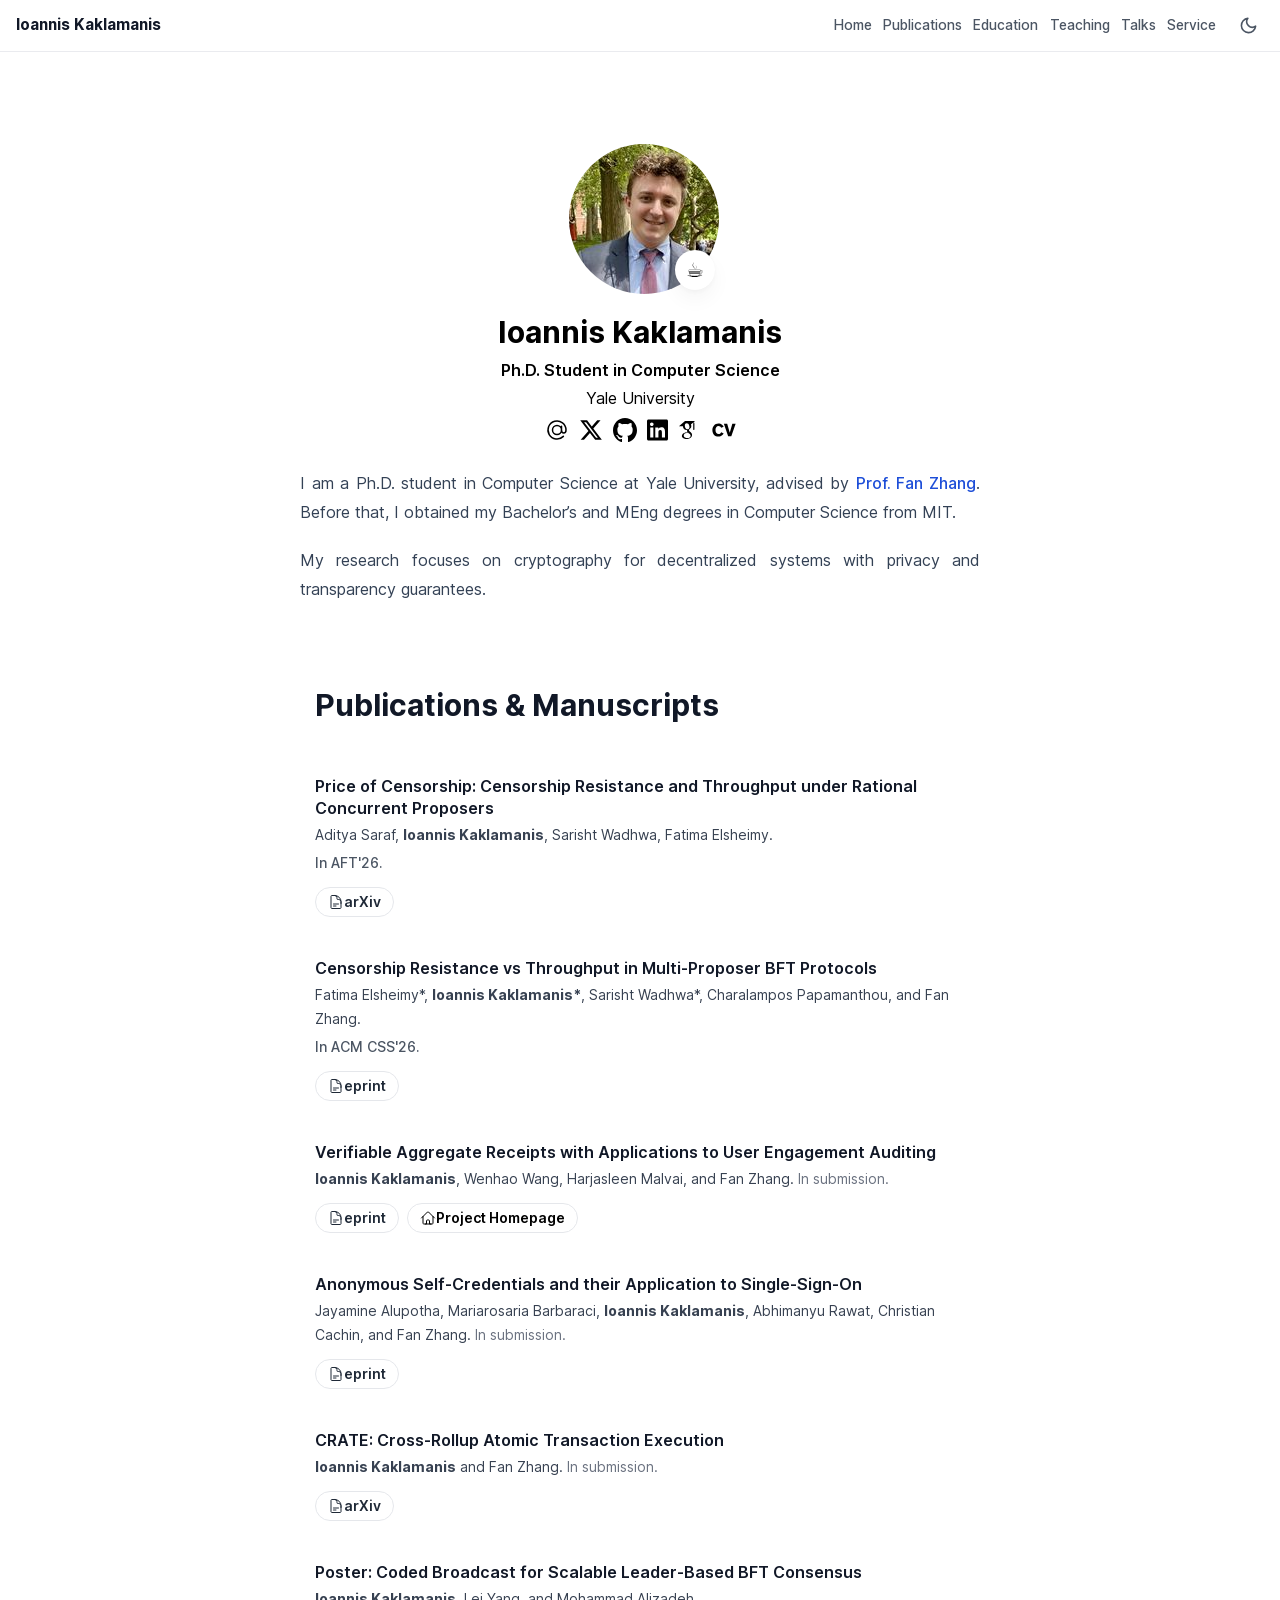
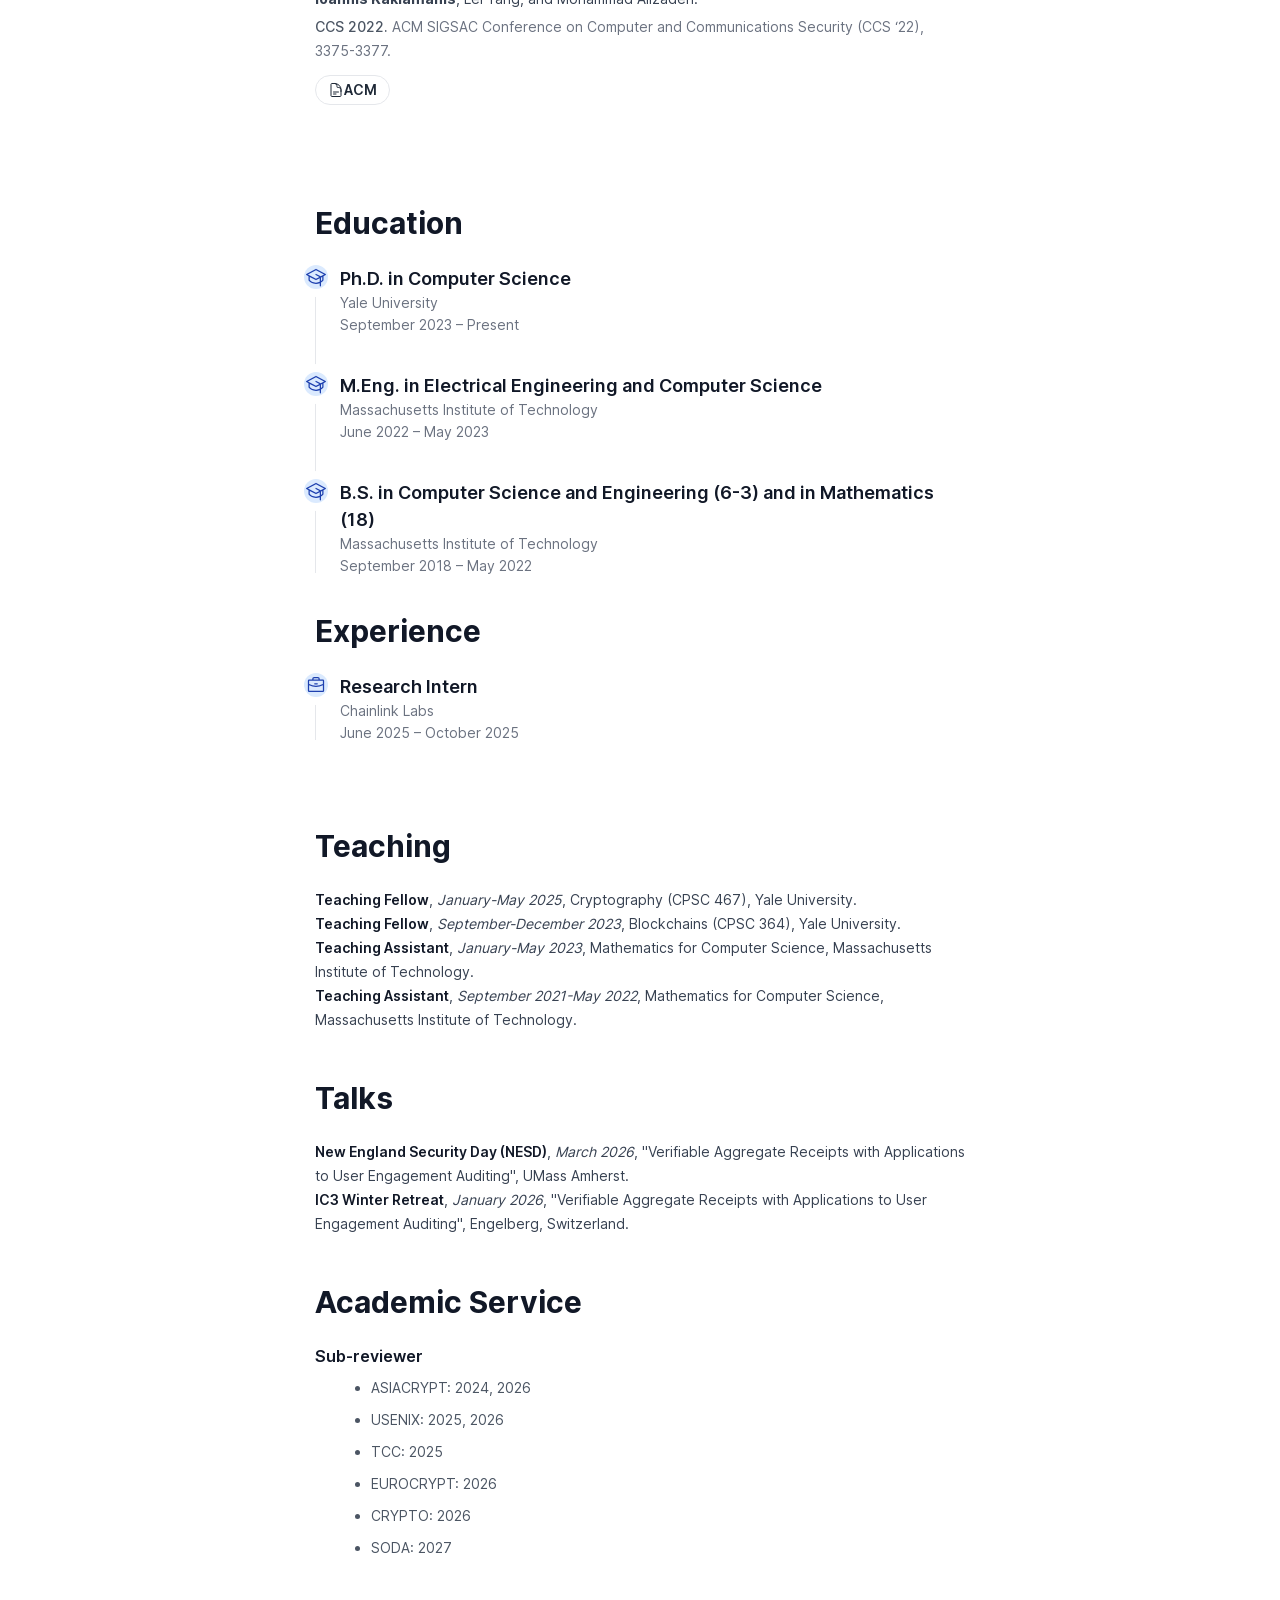
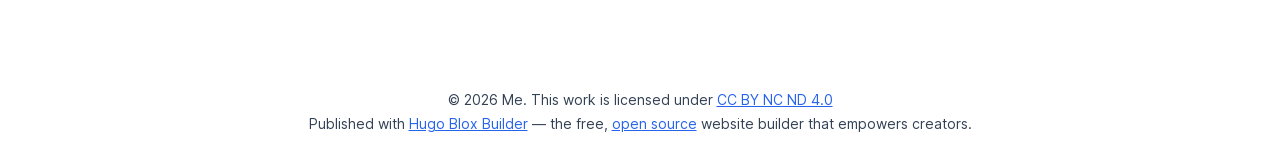
<file: index.html>
<!doctype html>
<!-- This site was created with Hugo Blox. https://hugoblox.com -->
<!-- Last Published: September 3, 2026 --><html lang="en" dir="ltr"
      data-wc-theme-default="system">
  
<head>
  <meta charset="utf-8" />
  <meta name="viewport" content="width=device-width, initial-scale=1" />
  <meta http-equiv="X-UA-Compatible" content="IE=edge" />
  <meta name="generator" content="Hugo Blox Builder 0.3.1" />

  
  












  
  
  
  
  
    
    
    
  
  

  <meta name="author" content="Ioannis Kaklamanis" />

  
  
  
    
  
  <meta name="description" content="A highly-customizable Hugo résumé theme powered by Hugo Blox Builder." />

  
  <link rel="alternate" hreflang="en" href="https://ikaklamanis.com/" />

  
  
  
  
    
    <link rel="stylesheet" href="/css/themes/blue.min.css" />
  

  
  
    
    <link href="/dist/wc.min.css" rel="stylesheet" />
  

  
  
  

  
    
    <link href="/css/custom.min.c8baf6b376a86b7909a95ecd8b47729d1d280d3a18037d2e778bbcdab34c161c.css" rel="stylesheet" />
  

  <script>
     
    window.hbb = {
       defaultTheme: document.documentElement.dataset.wcThemeDefault,
       setDarkTheme: () => {
        document.documentElement.classList.add("dark");
        document.documentElement.style.colorScheme = "dark";
      },
       setLightTheme: () => {
        document.documentElement.classList.remove("dark");
        document.documentElement.style.colorScheme = "light";
      }
    }

    console.debug(`Default Hugo Blox Builder theme is ${window.hbb.defaultTheme}`);

    if ("wc-color-theme" in localStorage) {
      localStorage.getItem("wc-color-theme") === "dark" ? window.hbb.setDarkTheme() : window.hbb.setLightTheme();
    } else {
      window.hbb.defaultTheme === "dark" ? window.hbb.setDarkTheme() : window.hbb.setLightTheme();
      if (window.hbb.defaultTheme === "system") {
        window.matchMedia("(prefers-color-scheme: dark)").matches ? window.hbb.setDarkTheme() : window.hbb.setLightTheme();
      }
    }
  </script>

  <script>
    
    document.addEventListener('DOMContentLoaded', function () {
      
      let checkboxes = document.querySelectorAll('li input[type=\'checkbox\'][disabled]');
      checkboxes.forEach(e => {
        e.parentElement.parentElement.classList.add('task-list');
      });

      
      const liNodes = document.querySelectorAll('.task-list li');
      liNodes.forEach(nodes => {
        let textNodes = Array.from(nodes.childNodes).filter(node => node.nodeType === 3 && node.textContent.trim().length > 1);
        if (textNodes.length > 0) {
          const span = document.createElement('label');
          textNodes[0].after(span);  
          span.appendChild(nodes.querySelector('input[type=\'checkbox\']'));
          span.appendChild(textNodes[0]);
        }
      });
    });
  </script>

  
  
  




































  
  
    <link rel="alternate" href="/index.xml" type="application/rss+xml" title="Ioannis Kaklamanis | Homepage" />
  

  
  <link rel="icon" type="image/png" href="/media/icon_hu_e0ed0a8beaf281e9.png" />
  <link rel="apple-touch-icon" type="image/png" href="/media/icon_hu_3afeb64a384fe5f6.png" />

  <link rel="canonical" href="https://ikaklamanis.com/" />

  
  
  
  
  
  
  
  
    
    
  
  

  
  
    
    
  
  <meta property="twitter:card" content="summary" />
  
    <meta property="twitter:site" content="@GetResearchDev" />
    <meta property="twitter:creator" content="@GetResearchDev" />
  
  <meta property="og:site_name" content="Ioannis Kaklamanis | Homepage" />
  <meta property="og:url" content="https://ikaklamanis.com/" />
  <meta property="og:title" content="Home | Ioannis Kaklamanis | Homepage" />
  <meta property="og:description" content="A highly-customizable Hugo résumé theme powered by Hugo Blox Builder." /><meta property="og:image" content="https://ikaklamanis.com/media/icon_hu_573f6efbbde47b9c.png" />
    <meta property="twitter:image" content="https://ikaklamanis.com/media/icon_hu_573f6efbbde47b9c.png" /><meta property="og:locale" content="en" />
  
    
      <meta property="og:updated_time" content="2023-10-24T00:00:00&#43;00:00" />
    
  

  

<script type="application/ld+json">
{
  "@context": "https://schema.org",
  "@type": "WebSite","url": "https://ikaklamanis.com/"
}
</script>


  


  <title>Home | Ioannis Kaklamanis | Homepage</title>

  
  
  
  
  
    
    
  
  
  <style>
    @font-face {
      font-family: 'Inter var';
      font-style: normal;
      font-weight: 100 900;
      font-display: swap;
      src: url(/dist/font/Inter.var.woff2) format(woff2);
    }
  </style>

  

  
  


  
    
      
      
        
        
          
        
          
        
          
        
          
        
          
        
        
        
      
    
      
      
        
        
          
        
          
        
          
        
          
        
          
        
        
        
      
    
      
      
        
        
          
        
          
        
          
        
          
        
          
        
        
        
      
    
      
      
        
        
          
        
          
        
          
        
          
        
          
        
        
        
      
    
      
      
        
        
          
        
          
        
          
        
          
        
          
        
        
        
      
    
      
      
        
        
          
        
          
        
          
        
          
        
          
        
        
        
      
    
  
  
  



















  
  
  
  
  
  
  
  <script
    defer
    src="/js/hugo-blox-en.min.8c8ea06bd0420f5067e52fa727b9f92303757322ba4431774153d59a9735eadb.js"
    integrity="sha256-jI6ga9BCD1Bn5S&#43;nJ7n5IwN1cyK6RDF3QVPVmpc16ts="
  ></script>

  
  











</head>

  <body class="dark:bg-hb-dark dark:text-white page-wrapper" id="top">
    <div id="page-bg"></div>
    <div class="page-header ">
      
      
      
        
        
        
          <header class="academic-navbar">
  <a class="academic-navbar__brand" href="/">Ioannis Kaklamanis</a>

  <nav class="academic-navbar__links" aria-label="Main navigation">
    
      
      
        <a href="/">Home</a>
      
    
      
      
        
        <a href="#publications" data-scroll-target="publications">Publications</a>
      
    
      
      
        
        <a href="#education" data-scroll-target="education">Education</a>
      
    
      
      
        
        <a href="#teaching" data-scroll-target="teaching">Teaching</a>
      
    
      
      
        
        <a href="#talks" data-scroll-target="talks">Talks</a>
      
    
      
      
        
        <a href="#service" data-scroll-target="service">Service</a>
      
    
  </nav>

  <button class="theme-toggle academic-navbar__theme" accesskey="t" aria-label="Display preferences">
    <svg class="dark:hidden" xmlns="http://www.w3.org/2000/svg" width="19" height="19" viewBox="0 0 24 24" fill="none" stroke="currentColor" stroke-width="2" stroke-linecap="round" stroke-linejoin="round">
      <path d="M21 12.79A9 9 0 1 1 11.21 3 7 7 0 0 0 21 12.79z"></path>
    </svg>
    <svg class="dark:block [&:not(dark)]:hidden" xmlns="http://www.w3.org/2000/svg" width="19" height="19" viewBox="0 0 24 24" fill="none" stroke="currentColor" stroke-width="2" stroke-linecap="round" stroke-linejoin="round">
      <circle cx="12" cy="12" r="5"></circle>
      <line x1="12" y1="1" x2="12" y2="3"></line>
      <line x1="12" y1="21" x2="12" y2="23"></line>
      <line x1="4.22" y1="4.22" x2="5.64" y2="5.64"></line>
      <line x1="18.36" y1="18.36" x2="19.78" y2="19.78"></line>
      <line x1="1" y1="12" x2="3" y2="12"></line>
      <line x1="21" y1="12" x2="23" y2="12"></line>
      <line x1="4.22" y1="19.78" x2="5.64" y2="18.36"></line>
      <line x1="18.36" y1="5.64" x2="19.78" y2="4.22"></line>
    </svg>
  </button>
</header>

<script>
  (function () {
    function scrollToSection(id, updateHash) {
      var target = document.getElementById(id);
      if (!target) return;

      var header = document.querySelector('.academic-navbar');
      var headerHeight = header ? header.getBoundingClientRect().height : 0;
      var top = target.getBoundingClientRect().top + window.pageYOffset - headerHeight - 12;

      window.scrollTo({ top: Math.max(0, top), behavior: 'smooth' });

      if (updateHash && window.location.hash !== '#' + id) {
        history.pushState(null, '', '#' + id);
      }
    }

    document.addEventListener('click', function (event) {
      var link = event.target.closest('.academic-navbar__links a[data-scroll-target]');
      if (!link) return;

      event.preventDefault();
      scrollToSection(link.getAttribute('data-scroll-target'), true);
    });

    window.addEventListener('load', function () {
      if (window.location.hash.length > 1) {
        window.requestAnimationFrame(function () {
          scrollToSection(window.location.hash.slice(1), false);
        });
      }
    });
  })();
</script>

        
      
    </div>
    <div class="page-body ">
      

  
  
    








  

  

  

  

  






























  
  





























<section id="section-resume-biography" class="relative hbb-section blox-resume-biography  " style="padding: 3rem 0 2rem 0;" >
 <div class="home-section-bg " >
   
 </div>
  

  

    




















<div id="profile" class="resume-biography flex justify-center items-center flex-col dark:text-white">
  

  <div class="avatar-wrapper mt-10">
    
    <img class="avatar rounded-full bg-white dark:bg-gray-800 p-1" src="/author/ioannis-kaklamanis/avatar_hu_3c6db88ea77e62e7.jpg" alt="Ioannis Kaklamanis"
         width="150" height="150">
    <span class="avatar-emoji">☕️</span>
  </div>
  

  <div class="text-3xl font-bold mb-2 mt-6">Ioannis Kaklamanis</div>

  <h3 class="font-semibold mb-1">Ph.D. Student in Computer Science</h3>

  
  <div class="mb-2">
    <a href="https://engineering.yale.edu/academic-study/departments/computer-science" target="_blank" rel="noopener">
    <div>Yale University</div>
    </a>
  </div>
  

  <ul class="network-icon dark:text-zinc-100">
    
    
    
    
      
    
    
    
    
    
      
      
    
    <li>
      <a href="/giannis.kaklamanis@yale.edu"  aria-label="at-symbol"
          data-toggle="tooltip" data-placement="top" title="E-mail Me">
        <svg style="height: 1.5rem;" xmlns="http://www.w3.org/2000/svg" viewBox="0 0 24 24"><path fill="none" stroke="currentColor" stroke-linecap="round" stroke-width="1.5" d="M16.5 12a4.5 4.5 0 1 1-9 0a4.5 4.5 0 0 1 9 0Zm0 0c0 1.657 1.007 3 2.25 3S21 13.657 21 12a9 9 0 1 0-2.636 6.364M16.5 12V8.25"/></svg>
      </a>
    </li>
    
    
    
    
      
    
    
    
    
    
      
    
    <li>
      <a href="https://x.com/gianniskakl" target="_blank" rel="noopener" aria-label="brands/x"
         >
        <svg style="height: 1.5rem;" xmlns="http://www.w3.org/2000/svg" viewBox="0 0 512 512"><path fill="currentColor" d="M389.2 48h70.6L305.6 224.2 487 464H345L233.7 318.6 106.5 464H35.8L200.7 275.5 26.8 48H172.4L272.9 180.9 389.2 48zM364.4 421.8h39.1L151.1 88h-42L364.4 421.8z"/></svg>
      </a>
    </li>
    
    
    
    
      
    
    
    
    
    
      
    
    <li>
      <a href="https://github.com/ikaklamanis" target="_blank" rel="noopener" aria-label="brands/github"
         >
        <svg style="height: 1.5rem;" fill="currentColor" viewBox="3 3 18 18"><path d="M12 3C7.0275 3 3 7.12937 3 12.2276C3 16.3109 5.57625 19.7597 9.15374 20.9824C9.60374 21.0631 9.77249 20.7863 9.77249 20.5441C9.77249 20.3249 9.76125 19.5982 9.76125 18.8254C7.5 19.2522 6.915 18.2602 6.735 17.7412C6.63375 17.4759 6.19499 16.6569 5.8125 16.4378C5.4975 16.2647 5.0475 15.838 5.80124 15.8264C6.51 15.8149 7.01625 16.4954 7.18499 16.7723C7.99499 18.1679 9.28875 17.7758 9.80625 17.5335C9.885 16.9337 10.1212 16.53 10.38 16.2993C8.3775 16.0687 6.285 15.2728 6.285 11.7432C6.285 10.7397 6.63375 9.9092 7.20749 9.26326C7.1175 9.03257 6.8025 8.08674 7.2975 6.81794C7.2975 6.81794 8.05125 6.57571 9.77249 7.76377C10.4925 7.55615 11.2575 7.45234 12.0225 7.45234C12.7875 7.45234 13.5525 7.55615 14.2725 7.76377C15.9937 6.56418 16.7475 6.81794 16.7475 6.81794C17.2424 8.08674 16.9275 9.03257 16.8375 9.26326C17.4113 9.9092 17.76 10.7281 17.76 11.7432C17.76 15.2843 15.6563 16.0687 13.6537 16.2993C13.98 16.5877 14.2613 17.1414 14.2613 18.0065C14.2613 19.2407 14.25 20.2326 14.25 20.5441C14.25 20.7863 14.4188 21.0746 14.8688 20.9824C16.6554 20.364 18.2079 19.1866 19.3078 17.6162C20.4077 16.0457 20.9995 14.1611 21 12.2276C21 7.12937 16.9725 3 12 3Z"></path></svg>
      </a>
    </li>
    
    
    
    
      
    
    
    
    
    
      
    
    <li>
      <a href="https://www.linkedin.com/in/ioannis-kaklamanis-b538791a0/" target="_blank" rel="noopener" aria-label="brands/linkedin"
         >
        <svg style="height: 1.5rem;" xmlns="http://www.w3.org/2000/svg" height="1em" viewBox="0 0 448 512"><path fill="currentColor" d="M416 32H31.9C14.3 32 0 46.5 0 64.3v383.4C0 465.5 14.3 480 31.9 480H416c17.6 0 32-14.5 32-32.3V64.3c0-17.8-14.4-32.3-32-32.3zM135.4 416H69V202.2h66.5V416zm-33.2-243c-21.3 0-38.5-17.3-38.5-38.5S80.9 96 102.2 96c21.2 0 38.5 17.3 38.5 38.5 0 21.3-17.2 38.5-38.5 38.5zm282.1 243h-66.4V312c0-24.8-.5-56.7-34.5-56.7-34.6 0-39.9 27-39.9 54.9V416h-66.4V202.2h63.7v29.2h.9c8.9-16.8 30.6-34.5 62.9-34.5 67.2 0 79.7 44.3 79.7 101.9V416z"/></svg>
      </a>
    </li>
    
    
    
    
      
    
    
    
    
    
      
    
    <li>
      <a href="https://scholar.google.com/citations?user=PRiIKjUAAAAJ&amp;hl=en" target="_blank" rel="noopener" aria-label="academicons/google-scholar"
         >
        <svg style="height: 1.5rem;" xmlns="http://www.w3.org/2000/svg" viewBox="0 0 512 512"><path fill="currentColor" d="M343.759 106.662V79.43L363.524 64h-213.89L20.476 176.274h85.656a82.339 82.339 0 0 0-.219 6.225c0 20.845 7.22 38.087 21.672 51.861c14.453 13.797 32.252 20.648 53.327 20.648c4.923 0 9.75-.368 14.438-1.024c-2.907 6.5-4.374 12.523-4.374 18.142c0 9.875 4.499 20.43 13.467 31.642c-39.234 2.67-68.061 9.732-86.437 21.163c-10.531 6.5-19 14.704-25.39 24.531c-6.391 9.9-9.578 20.515-9.578 31.962c0 9.648 2.062 18.336 6.219 26.062c4.156 7.726 9.578 14.07 16.312 18.984c6.718 4.968 14.469 9.101 23.219 12.469c8.734 3.344 17.406 5.718 26.061 7.062A167.052 167.052 0 0 0 180.555 448c13.469 0 26.953-1.734 40.547-5.187c13.562-3.485 26.28-8.642 38.171-15.493c11.86-6.805 21.515-16.086 28.922-27.718c7.39-11.68 11.094-24.805 11.094-39.336c0-11.016-2.25-21.039-6.75-30.14c-4.468-9.073-9.938-16.542-16.452-22.345c-6.501-5.813-13-11.155-19.516-15.968c-6.5-4.845-12-9.75-16.468-14.813c-4.485-5.046-6.735-10.054-6.735-14.984c0-4.921 1.734-9.672 5.216-14.265c3.455-4.61 7.674-9.048 12.61-13.306c4.937-4.25 9.875-8.968 14.796-14.133c4.922-5.147 9.141-11.827 12.61-20.008c3.485-8.18 5.203-17.445 5.203-27.757c0-13.453-2.547-24.46-7.547-33.314c-.594-1.022-1.218-1.803-1.875-3.022l56.907-46.672v17.119c-7.393.93-6.624 5.345-6.624 10.635V245.96c0 5.958 4.875 10.834 10.834 10.834h3.989c5.958 0 10.833-4.875 10.833-10.834V117.293c0-5.277.778-9.688-6.561-10.63zm-107.36 222.48c1.14.75 3.704 2.78 7.718 6.038c4.05 3.243 6.797 5.695 8.266 7.414a443.553 443.553 0 0 1 6.376 7.547c2.813 3.375 4.718 6.304 5.718 8.734c1 2.477 2.016 5.461 3.047 8.946a38.27 38.27 0 0 1 1.485 10.562c0 17.048-6.564 29.68-19.656 37.859c-13.125 8.18-28.767 12.274-46.938 12.274c-9.187 0-18.203-1.093-27.063-3.196c-8.843-2.116-17.311-5.336-25.39-9.601c-8.078-4.258-14.577-10.204-19.5-17.797c-4.938-7.64-7.407-16.415-7.407-26.25c0-10.32 2.797-19.29 8.422-26.906c5.594-7.625 12.938-13.391 22.032-17.315c9.063-3.946 18.25-6.742 27.562-8.398a157.865 157.865 0 0 1 28.438-2.555c4.47 0 7.936.25 10.405.696c.455.219 3.032 2.07 7.735 5.563c4.704 3.462 7.625 5.595 8.75 6.384zm-3.359-100.579c-7.406 8.86-17.734 13.288-30.953 13.288c-11.86 0-22.298-4.764-31.266-14.312c-9-9.523-15.422-20.328-19.344-32.43c-3.937-12.109-5.906-23.984-5.906-35.648c0-13.694 3.596-25.352 10.781-34.976c7.187-9.65 17.5-14.485 30.938-14.485c11.875 0 22.374 5.038 31.437 15.157c9.094 10.085 15.61 21.413 19.517 33.968c3.922 12.54 5.873 24.53 5.873 35.984c0 13.446-3.702 24.61-11.076 33.454z"/></svg>
      </a>
    </li>
    
    
    
    
      
    
    
    
    
    
      
      
    
    <li>
      <a href="/uploads/resume.pdf" target="_blank" rel="noopener" aria-label="academicons/cv"
          data-toggle="tooltip" data-placement="top" title="Download My CV">
        <svg style="height: 1.5rem;" xmlns="http://www.w3.org/2000/svg" viewBox="0 0 512 512"><path fill="currentColor" d="M249.18 328.324c-9.788 15.384-19.179 30.434-40.222 45.055c-11.256 7.89-37.164 23.306-73.99 23.306C64.709 396.685 8 345.605 8 255.801c0-78.486 53.345-140.486 128.466-140.486c30.434 0 57.474 10.521 77.387 26.304c18.414 14.65 27.038 29.304 34.563 42.456l-52.58 26.273c-3.762-8.626-8.29-17.649-19.913-27.406c-12.784-10.155-25.54-13.152-36.46-13.152c-42.821 0-65.364 39.825-65.364 84.145c0 58.238 29.7 87.143 65.364 87.143c34.563 0 48.48-24.042 57.474-39.426l52.243 26.673zm184.194-204.75H504l-92.037 265.22h-67.597l-90.904-265.22h70.625l54.843 188.6z"/></svg>
      </a>
    </li>
    
  </ul>

  
  <div class="pt-2 d-flex justify-content-center prose prose-slate lg:prose-xl dark:prose-invert">
    <div class="bio-text" style="text-align: justify; font-size: 0.8em;">
      <p>I am a Ph.D. student in Computer Science at Yale University, advised by <a href="https://www.fanzhang.me/" target="_blank" rel="noopener">Prof. Fan Zhang</a>. Before that, I obtained my Bachelor&rsquo;s and MEng degrees in Computer Science from MIT.</p>
<p>My research focuses on cryptography for decentralized systems with privacy and transparency guarantees.</p>

    </div>
  </div>
  

  

</div>


  

  
</section>

  

  
  
    








  

  

  

  

  






























  
  





























<section id="publications" class="relative hbb-section blox-publications  " style="padding: 2rem 0 2rem 0;" >
 <div class="home-section-bg " >
   
 </div>
  

  

    






<div class="mx-auto flex max-w-prose flex-col px-6 sm:px-0">
  <div class="mb-8">
    <h2 class="text-3xl font-bold text-gray-900 dark:text-white">Publications &amp; Manuscripts</h2>
    
  </div>

  <div class="divide-y divide-gray-200 dark:divide-gray-700">
    
      
      <article class="py-5">
        <div class="min-w-0">
          
          <h3 class="text-base font-semibold leading-snug text-gray-900 dark:text-white">
            
              <a class="hover:text-primary-700 dark:hover:text-primary-300" href="https://arxiv.org/abs/2607.16995" target="_blank" rel="noopener">Price of Censorship: Censorship Resistance and Throughput under Rational Concurrent Proposers</a>
            
          </h3>

          <div class="mt-1 text-sm leading-6 text-gray-700 dark:text-gray-300">
            Aditya Saraf, <strong>Ioannis Kaklamanis</strong>, Sarisht Wadhwa, Fatima Elsheimy.
            
          </div>

          
            <div class="mt-1 text-sm leading-6 text-gray-500 dark:text-gray-400">
              <span class="font-medium text-gray-600 dark:text-gray-300">In AFT&#39;26.</span>
              
            </div>
          

          
            <div class="mt-3 flex flex-wrap gap-2 text-sm">
              
                
                
                <a class="inline-flex items-center gap-1.5 rounded-full border px-3 py-1.5 text-sm font-semibold leading-none transition border-gray-200 bg-white text-gray-800 hover:border-primary-200 hover:bg-primary-50 hover:text-primary-800 dark:border-gray-700 dark:bg-gray-900 dark:text-gray-200 dark:hover:border-primary-700 dark:hover:bg-primary-950 dark:hover:text-primary-200" href="https://arxiv.org/abs/2607.16995" target="_blank" rel="noopener">
                  <svg class="h-4 w-4 shrink-0" aria-hidden="true" xmlns="http://www.w3.org/2000/svg" viewBox="0 0 24 24"><path fill="none" stroke="currentColor" stroke-linecap="round" stroke-linejoin="round" stroke-width="1.5" d="M19.5 14.25v-2.625a3.375 3.375 0 0 0-3.375-3.375h-1.5A1.125 1.125 0 0 1 13.5 7.125v-1.5a3.375 3.375 0 0 0-3.375-3.375H8.25m0 12.75h7.5m-7.5 3H12M10.5 2.25H5.625c-.621 0-1.125.504-1.125 1.125v17.25c0 .621.504 1.125 1.125 1.125h12.75c.621 0 1.125-.504 1.125-1.125V11.25a9 9 0 0 0-9-9"/></svg>
                  <span>arXiv</span>
                </a>
              
            </div>
          
        </div>
      </article>
    
      
      <article class="py-5">
        <div class="min-w-0">
          
          <h3 class="text-base font-semibold leading-snug text-gray-900 dark:text-white">
            
              <a class="hover:text-primary-700 dark:hover:text-primary-300" href="https://eprint.iacr.org/2026/126" target="_blank" rel="noopener">Censorship Resistance vs Throughput in Multi-Proposer BFT Protocols</a>
            
          </h3>

          <div class="mt-1 text-sm leading-6 text-gray-700 dark:text-gray-300">
            Fatima Elsheimy*, <strong>Ioannis Kaklamanis*</strong>, Sarisht Wadhwa*, Charalampos Papamanthou, and Fan Zhang.
            
          </div>

          
            <div class="mt-1 text-sm leading-6 text-gray-500 dark:text-gray-400">
              <span class="font-medium text-gray-600 dark:text-gray-300">In ACM CSS&#39;26.</span>
              
            </div>
          

          
            <div class="mt-3 flex flex-wrap gap-2 text-sm">
              
                
                
                <a class="inline-flex items-center gap-1.5 rounded-full border px-3 py-1.5 text-sm font-semibold leading-none transition border-gray-200 bg-white text-gray-800 hover:border-primary-200 hover:bg-primary-50 hover:text-primary-800 dark:border-gray-700 dark:bg-gray-900 dark:text-gray-200 dark:hover:border-primary-700 dark:hover:bg-primary-950 dark:hover:text-primary-200" href="https://eprint.iacr.org/2026/126" target="_blank" rel="noopener">
                  <svg class="h-4 w-4 shrink-0" aria-hidden="true" xmlns="http://www.w3.org/2000/svg" viewBox="0 0 24 24"><path fill="none" stroke="currentColor" stroke-linecap="round" stroke-linejoin="round" stroke-width="1.5" d="M19.5 14.25v-2.625a3.375 3.375 0 0 0-3.375-3.375h-1.5A1.125 1.125 0 0 1 13.5 7.125v-1.5a3.375 3.375 0 0 0-3.375-3.375H8.25m0 12.75h7.5m-7.5 3H12M10.5 2.25H5.625c-.621 0-1.125.504-1.125 1.125v17.25c0 .621.504 1.125 1.125 1.125h12.75c.621 0 1.125-.504 1.125-1.125V11.25a9 9 0 0 0-9-9"/></svg>
                  <span>eprint</span>
                </a>
              
            </div>
          
        </div>
      </article>
    
      
      <article class="py-5">
        <div class="min-w-0">
          
          <h3 class="text-base font-semibold leading-snug text-gray-900 dark:text-white">
            
              <a class="hover:text-primary-700 dark:hover:text-primary-300" href="https://eprint.iacr.org/2025/2330" target="_blank" rel="noopener">Verifiable Aggregate Receipts with Applications to User Engagement Auditing</a>
            
          </h3>

          <div class="mt-1 text-sm leading-6 text-gray-700 dark:text-gray-300">
            <strong>Ioannis Kaklamanis</strong>, Wenhao Wang, Harjasleen Malvai, and Fan Zhang.
            
              <span class="text-gray-500 dark:text-gray-400"> In submission.</span>
            
          </div>

          

          
            <div class="mt-3 flex flex-wrap gap-2 text-sm">
              
                
                
                <a class="inline-flex items-center gap-1.5 rounded-full border px-3 py-1.5 text-sm font-semibold leading-none transition border-gray-200 bg-white text-gray-800 hover:border-primary-200 hover:bg-primary-50 hover:text-primary-800 dark:border-gray-700 dark:bg-gray-900 dark:text-gray-200 dark:hover:border-primary-700 dark:hover:bg-primary-950 dark:hover:text-primary-200" href="https://eprint.iacr.org/2025/2330" target="_blank" rel="noopener">
                  <svg class="h-4 w-4 shrink-0" aria-hidden="true" xmlns="http://www.w3.org/2000/svg" viewBox="0 0 24 24"><path fill="none" stroke="currentColor" stroke-linecap="round" stroke-linejoin="round" stroke-width="1.5" d="M19.5 14.25v-2.625a3.375 3.375 0 0 0-3.375-3.375h-1.5A1.125 1.125 0 0 1 13.5 7.125v-1.5a3.375 3.375 0 0 0-3.375-3.375H8.25m0 12.75h7.5m-7.5 3H12M10.5 2.25H5.625c-.621 0-1.125.504-1.125 1.125v17.25c0 .621.504 1.125 1.125 1.125h12.75c.621 0 1.125-.504 1.125-1.125V11.25a9 9 0 0 0-9-9"/></svg>
                  <span>eprint</span>
                </a>
              
                
                
                <a class="inline-flex items-center gap-1.5 rounded-full border px-3 py-1.5 text-sm font-semibold leading-none transition border-emerald-200 bg-emerald-50 text-emerald-800 hover:border-emerald-300 hover:bg-emerald-100 dark:border-emerald-800 dark:bg-emerald-950 dark:text-emerald-200 dark:hover:bg-emerald-900" href="https://var.hackingdecentralized.com/" target="_blank" rel="noopener">
                  <svg class="h-4 w-4 shrink-0" aria-hidden="true" xmlns="http://www.w3.org/2000/svg" viewBox="0 0 24 24"><path fill="none" stroke="currentColor" stroke-linecap="round" stroke-linejoin="round" stroke-width="1.5" d="m2.25 12l8.955-8.955a1.124 1.124 0 0 1 1.59 0L21.75 12M4.5 9.75v10.125c0 .621.504 1.125 1.125 1.125H9.75v-4.875c0-.621.504-1.125 1.125-1.125h2.25c.621 0 1.125.504 1.125 1.125V21h4.125c.621 0 1.125-.504 1.125-1.125V9.75M8.25 21h8.25"/></svg>
                  <span>Project Homepage</span>
                </a>
              
            </div>
          
        </div>
      </article>
    
      
      <article class="py-5">
        <div class="min-w-0">
          
          <h3 class="text-base font-semibold leading-snug text-gray-900 dark:text-white">
            
              <a class="hover:text-primary-700 dark:hover:text-primary-300" href="https://eprint.iacr.org/2025/618" target="_blank" rel="noopener">Anonymous Self-Credentials and their Application to Single-Sign-On</a>
            
          </h3>

          <div class="mt-1 text-sm leading-6 text-gray-700 dark:text-gray-300">
            Jayamine Alupotha, Mariarosaria Barbaraci, <strong>Ioannis Kaklamanis</strong>, Abhimanyu Rawat, Christian Cachin, and Fan Zhang.
            
              <span class="text-gray-500 dark:text-gray-400"> In submission.</span>
            
          </div>

          

          
            <div class="mt-3 flex flex-wrap gap-2 text-sm">
              
                
                
                <a class="inline-flex items-center gap-1.5 rounded-full border px-3 py-1.5 text-sm font-semibold leading-none transition border-gray-200 bg-white text-gray-800 hover:border-primary-200 hover:bg-primary-50 hover:text-primary-800 dark:border-gray-700 dark:bg-gray-900 dark:text-gray-200 dark:hover:border-primary-700 dark:hover:bg-primary-950 dark:hover:text-primary-200" href="https://eprint.iacr.org/2025/618" target="_blank" rel="noopener">
                  <svg class="h-4 w-4 shrink-0" aria-hidden="true" xmlns="http://www.w3.org/2000/svg" viewBox="0 0 24 24"><path fill="none" stroke="currentColor" stroke-linecap="round" stroke-linejoin="round" stroke-width="1.5" d="M19.5 14.25v-2.625a3.375 3.375 0 0 0-3.375-3.375h-1.5A1.125 1.125 0 0 1 13.5 7.125v-1.5a3.375 3.375 0 0 0-3.375-3.375H8.25m0 12.75h7.5m-7.5 3H12M10.5 2.25H5.625c-.621 0-1.125.504-1.125 1.125v17.25c0 .621.504 1.125 1.125 1.125h12.75c.621 0 1.125-.504 1.125-1.125V11.25a9 9 0 0 0-9-9"/></svg>
                  <span>eprint</span>
                </a>
              
            </div>
          
        </div>
      </article>
    
      
      <article class="py-5">
        <div class="min-w-0">
          
          <h3 class="text-base font-semibold leading-snug text-gray-900 dark:text-white">
            
              <a class="hover:text-primary-700 dark:hover:text-primary-300" href="https://arxiv.org/abs/2502.04659" target="_blank" rel="noopener">CRATE: Cross-Rollup Atomic Transaction Execution</a>
            
          </h3>

          <div class="mt-1 text-sm leading-6 text-gray-700 dark:text-gray-300">
            <strong>Ioannis Kaklamanis</strong> and Fan Zhang.
            
              <span class="text-gray-500 dark:text-gray-400"> In submission.</span>
            
          </div>

          

          
            <div class="mt-3 flex flex-wrap gap-2 text-sm">
              
                
                
                <a class="inline-flex items-center gap-1.5 rounded-full border px-3 py-1.5 text-sm font-semibold leading-none transition border-gray-200 bg-white text-gray-800 hover:border-primary-200 hover:bg-primary-50 hover:text-primary-800 dark:border-gray-700 dark:bg-gray-900 dark:text-gray-200 dark:hover:border-primary-700 dark:hover:bg-primary-950 dark:hover:text-primary-200" href="https://arxiv.org/abs/2502.04659" target="_blank" rel="noopener">
                  <svg class="h-4 w-4 shrink-0" aria-hidden="true" xmlns="http://www.w3.org/2000/svg" viewBox="0 0 24 24"><path fill="none" stroke="currentColor" stroke-linecap="round" stroke-linejoin="round" stroke-width="1.5" d="M19.5 14.25v-2.625a3.375 3.375 0 0 0-3.375-3.375h-1.5A1.125 1.125 0 0 1 13.5 7.125v-1.5a3.375 3.375 0 0 0-3.375-3.375H8.25m0 12.75h7.5m-7.5 3H12M10.5 2.25H5.625c-.621 0-1.125.504-1.125 1.125v17.25c0 .621.504 1.125 1.125 1.125h12.75c.621 0 1.125-.504 1.125-1.125V11.25a9 9 0 0 0-9-9"/></svg>
                  <span>arXiv</span>
                </a>
              
            </div>
          
        </div>
      </article>
    
      
      <article class="py-5">
        <div class="min-w-0">
          
          <h3 class="text-base font-semibold leading-snug text-gray-900 dark:text-white">
            
              <a class="hover:text-primary-700 dark:hover:text-primary-300" href="https://doi.org/10.1145/3548606.3563494" target="_blank" rel="noopener">Poster: Coded Broadcast for Scalable Leader-Based BFT Consensus</a>
            
          </h3>

          <div class="mt-1 text-sm leading-6 text-gray-700 dark:text-gray-300">
            <strong>Ioannis Kaklamanis</strong>, Lei Yang, and Mohammad Alizadeh.
            
          </div>

          
            <div class="mt-1 text-sm leading-6 text-gray-500 dark:text-gray-400">
              <span class="font-medium text-gray-600 dark:text-gray-300">CCS 2022.</span>
               ACM SIGSAC Conference on Computer and Communications Security (CCS &lsquo;22), 3375-3377.
            </div>
          

          
            <div class="mt-3 flex flex-wrap gap-2 text-sm">
              
                
                
                <a class="inline-flex items-center gap-1.5 rounded-full border px-3 py-1.5 text-sm font-semibold leading-none transition border-gray-200 bg-white text-gray-800 hover:border-primary-200 hover:bg-primary-50 hover:text-primary-800 dark:border-gray-700 dark:bg-gray-900 dark:text-gray-200 dark:hover:border-primary-700 dark:hover:bg-primary-950 dark:hover:text-primary-200" href="https://doi.org/10.1145/3548606.3563494" target="_blank" rel="noopener">
                  <svg class="h-4 w-4 shrink-0" aria-hidden="true" xmlns="http://www.w3.org/2000/svg" viewBox="0 0 24 24"><path fill="none" stroke="currentColor" stroke-linecap="round" stroke-linejoin="round" stroke-width="1.5" d="M19.5 14.25v-2.625a3.375 3.375 0 0 0-3.375-3.375h-1.5A1.125 1.125 0 0 1 13.5 7.125v-1.5a3.375 3.375 0 0 0-3.375-3.375H8.25m0 12.75h7.5m-7.5 3H12M10.5 2.25H5.625c-.621 0-1.125.504-1.125 1.125v17.25c0 .621.504 1.125 1.125 1.125h12.75c.621 0 1.125-.504 1.125-1.125V11.25a9 9 0 0 0-9-9"/></svg>
                  <span>ACM</span>
                </a>
              
            </div>
          
        </div>
      </article>
    
  </div>
</div>


  

  
</section>

  

  
  
    








  

  

  

  

  






























  
  





























<section id="education" class="relative hbb-section blox-resume-experience  " style="padding: 3rem 0 2rem 0;" >
 <div class="home-section-bg " >
   
 </div>
  

  

    















<div class="flex flex-col items-center max-w-prose mx-auto">





<div class="flex flex-col lg:gap-x-6 w-100 px-6 sm:px-0 flex-col-reverse">


<div class="w-full">
  <h3 class="mb-6 text-3xl font-bold text-gray-900 dark:text-white">Experience</h3>
  <ol class="relative border-s border-gray-200 dark:border-gray-700">
    
    <li class="mb-10 ms-6">
        <span class="absolute flex items-center justify-center w-6 h-6 bg-primary-100 rounded-full -start-3 ring-8 ring-white dark:ring-gray-900 dark:bg-primary-900">
            <svg xmlns="http://www.w3.org/2000/svg" fill="currentColor" viewBox="0 0 256 256" class="w-5 h-5 text-primary-800 dark:text-primary-300"><path d="M216,56H176V48a24,24,0,0,0-24-24H104A24,24,0,0,0,80,48v8H40A16,16,0,0,0,24,72V200a16,16,0,0,0,16,16H216a16,16,0,0,0,16-16V72A16,16,0,0,0,216,56ZM96,48a8,8,0,0,1,8-8h48a8,8,0,0,1,8,8v8H96ZM216,72v41.61A184,184,0,0,1,128,136a184.07,184.07,0,0,1-88-22.38V72Zm0,128H40V131.64A200.19,200.19,0,0,0,128,152a200.25,200.25,0,0,0,88-20.37V200ZM104,112a8,8,0,0,1,8-8h32a8,8,0,0,1,0,16H112A8,8,0,0,1,104,112Z"></path></svg>
        </span>
      <h3 class="flex items-center mb-1 text-lg font-semibold text-gray-900 dark:text-white text-wrap">Research Intern
        
      </h3>
      <span class="block mb-2 text-sm font-normal leading-none text-gray-500 dark:text-gray-300">Chainlink Labs</span>
      <time class="block mb-3 text-sm font-normal leading-none text-gray-500 dark:text-gray-300">
        
          June 2025 –
        
        
          October 2025
        
      </time>
      <div class="mb-4 text-base font-normal text-gray-500 dark:text-gray-300 text-wrap prose prose-slate dark:prose-invert"></div>

      

    </li>
    
  </ol>
</div>



<div class="w-full">
  <h3 class="mb-6 text-3xl font-bold text-gray-900 dark:text-white">Education</h3>
    <ol class="relative border-s border-gray-200 dark:border-gray-700">
      
      <li class="mb-10 ms-6">
        <span class="absolute flex items-center justify-center w-6 h-6 bg-primary-100 rounded-full -start-3 ring-8 ring-white dark:ring-gray-900 dark:bg-primary-900">
            <svg xmlns="http://www.w3.org/2000/svg" fill="currentColor" viewBox="0 0 256 256" class="w-5 h-5 text-primary-800 dark:text-primary-300"><path d="M251.76,88.94l-120-64a8,8,0,0,0-7.52,0l-120,64a8,8,0,0,0,0,14.12L32,117.87v48.42a15.91,15.91,0,0,0,4.06,10.65C49.16,191.53,78.51,216,128,216a130,130,0,0,0,48-8.76V240a8,8,0,0,0,16,0V199.51a115.63,115.63,0,0,0,27.94-22.57A15.91,15.91,0,0,0,224,166.29V117.87l27.76-14.81a8,8,0,0,0,0-14.12ZM128,200c-43.27,0-68.72-21.14-80-33.71V126.4l76.24,40.66a8,8,0,0,0,7.52,0L176,143.47v46.34C163.4,195.69,147.52,200,128,200Zm80-33.75a97.83,97.83,0,0,1-16,14.25V134.93l16-8.53ZM188,118.94l-.22-.13-56-29.87a8,8,0,0,0-7.52,14.12L171,128l-43,22.93L25,96,128,41.07,231,96Z"></path></svg>
            </svg>
        </span>
        <h3 class="flex items-center mb-1 text-lg font-semibold text-gray-900 dark:text-white">Ph.D. in Computer Science

        </h3>
        <span class="block mb-2 text-sm font-normal leading-none text-gray-500 dark:text-gray-300">Yale University</span>
        <time class="block mb-3 text-sm font-normal leading-none text-gray-500 dark:text-gray-300">
          
            September 2023 –
          
          
            Present
          
        </time>
        <div class="mb-4 text-base font-normal text-gray-500 dark:text-gray-300 prose prose-slate dark:prose-invert"></div>

        

      </li>
      
      <li class="mb-10 ms-6">
        <span class="absolute flex items-center justify-center w-6 h-6 bg-primary-100 rounded-full -start-3 ring-8 ring-white dark:ring-gray-900 dark:bg-primary-900">
            <svg xmlns="http://www.w3.org/2000/svg" fill="currentColor" viewBox="0 0 256 256" class="w-5 h-5 text-primary-800 dark:text-primary-300"><path d="M251.76,88.94l-120-64a8,8,0,0,0-7.52,0l-120,64a8,8,0,0,0,0,14.12L32,117.87v48.42a15.91,15.91,0,0,0,4.06,10.65C49.16,191.53,78.51,216,128,216a130,130,0,0,0,48-8.76V240a8,8,0,0,0,16,0V199.51a115.63,115.63,0,0,0,27.94-22.57A15.91,15.91,0,0,0,224,166.29V117.87l27.76-14.81a8,8,0,0,0,0-14.12ZM128,200c-43.27,0-68.72-21.14-80-33.71V126.4l76.24,40.66a8,8,0,0,0,7.52,0L176,143.47v46.34C163.4,195.69,147.52,200,128,200Zm80-33.75a97.83,97.83,0,0,1-16,14.25V134.93l16-8.53ZM188,118.94l-.22-.13-56-29.87a8,8,0,0,0-7.52,14.12L171,128l-43,22.93L25,96,128,41.07,231,96Z"></path></svg>
            </svg>
        </span>
        <h3 class="flex items-center mb-1 text-lg font-semibold text-gray-900 dark:text-white">M.Eng. in Electrical Engineering and Computer Science

        </h3>
        <span class="block mb-2 text-sm font-normal leading-none text-gray-500 dark:text-gray-300">Massachusetts Institute of Technology</span>
        <time class="block mb-3 text-sm font-normal leading-none text-gray-500 dark:text-gray-300">
          
            June 2022 –
          
          
            May 2023
          
        </time>
        <div class="mb-4 text-base font-normal text-gray-500 dark:text-gray-300 prose prose-slate dark:prose-invert"></div>

        

      </li>
      
      <li class="mb-10 ms-6">
        <span class="absolute flex items-center justify-center w-6 h-6 bg-primary-100 rounded-full -start-3 ring-8 ring-white dark:ring-gray-900 dark:bg-primary-900">
            <svg xmlns="http://www.w3.org/2000/svg" fill="currentColor" viewBox="0 0 256 256" class="w-5 h-5 text-primary-800 dark:text-primary-300"><path d="M251.76,88.94l-120-64a8,8,0,0,0-7.52,0l-120,64a8,8,0,0,0,0,14.12L32,117.87v48.42a15.91,15.91,0,0,0,4.06,10.65C49.16,191.53,78.51,216,128,216a130,130,0,0,0,48-8.76V240a8,8,0,0,0,16,0V199.51a115.63,115.63,0,0,0,27.94-22.57A15.91,15.91,0,0,0,224,166.29V117.87l27.76-14.81a8,8,0,0,0,0-14.12ZM128,200c-43.27,0-68.72-21.14-80-33.71V126.4l76.24,40.66a8,8,0,0,0,7.52,0L176,143.47v46.34C163.4,195.69,147.52,200,128,200Zm80-33.75a97.83,97.83,0,0,1-16,14.25V134.93l16-8.53ZM188,118.94l-.22-.13-56-29.87a8,8,0,0,0-7.52,14.12L171,128l-43,22.93L25,96,128,41.07,231,96Z"></path></svg>
            </svg>
        </span>
        <h3 class="flex items-center mb-1 text-lg font-semibold text-gray-900 dark:text-white">B.S. in Computer Science and Engineering (6-3) and in Mathematics (18)

        </h3>
        <span class="block mb-2 text-sm font-normal leading-none text-gray-500 dark:text-gray-300">Massachusetts Institute of Technology</span>
        <time class="block mb-3 text-sm font-normal leading-none text-gray-500 dark:text-gray-300">
          
            September 2018 –
          
          
            May 2022
          
        </time>
        <div class="mb-4 text-base font-normal text-gray-500 dark:text-gray-300 prose prose-slate dark:prose-invert"></div>

        

      </li>
      
    </ol>
</div>


</div>

</div>


  

  
</section>

  

  
  
    








  

  

  

  

  






























  
  





























<section id="teaching" class="relative hbb-section blox-cv-list  " style="padding: 1rem 0 2rem 0;" >
 <div class="home-section-bg " >
   
 </div>
  

  

    





<div class="mx-auto flex max-w-prose flex-col px-6 sm:px-0">
  <h2 class="mb-6 text-3xl font-bold text-gray-900 dark:text-white">Teaching</h2>

  <div class="space-y-5">
    
      <article>
        
          <div class="text-sm leading-6 text-gray-700 dark:text-gray-300">
            <span class="font-semibold text-gray-900 dark:text-white">Teaching Fellow</span>,
            <span class="italic">January-May 2025</span>,
            Cryptography (CPSC 467), Yale University.
          </div>
        
      </article>
    
      <article>
        
          <div class="text-sm leading-6 text-gray-700 dark:text-gray-300">
            <span class="font-semibold text-gray-900 dark:text-white">Teaching Fellow</span>,
            <span class="italic">September-December 2023</span>,
            Blockchains (CPSC 364), Yale University.
          </div>
        
      </article>
    
      <article>
        
          <div class="text-sm leading-6 text-gray-700 dark:text-gray-300">
            <span class="font-semibold text-gray-900 dark:text-white">Teaching Assistant</span>,
            <span class="italic">January-May 2023</span>,
            Mathematics for Computer Science, Massachusetts Institute of Technology.
          </div>
        
      </article>
    
      <article>
        
          <div class="text-sm leading-6 text-gray-700 dark:text-gray-300">
            <span class="font-semibold text-gray-900 dark:text-white">Teaching Assistant</span>,
            <span class="italic">September 2021-May 2022</span>,
            Mathematics for Computer Science, Massachusetts Institute of Technology.
          </div>
        
      </article>
    
  </div>
</div>


  

  
</section>

  

  
  
    








  

  

  

  

  






























  
  





























<section id="talks" class="relative hbb-section blox-cv-list  " style="padding: 1rem 0 2rem 0;" >
 <div class="home-section-bg " >
   
 </div>
  

  

    





<div class="mx-auto flex max-w-prose flex-col px-6 sm:px-0">
  <h2 class="mb-6 text-3xl font-bold text-gray-900 dark:text-white">Talks</h2>

  <div class="space-y-5">
    
      <article>
        
          <div class="text-sm leading-6 text-gray-700 dark:text-gray-300">
            <a class="font-semibold text-gray-900 hover:text-primary-700 dark:text-white dark:hover:text-primary-300" href="https://nesd.cs.umass.edu/" target="_blank" rel="noopener">New England Security Day (NESD)</a>,
            <span class="italic">March 2026</span>,
            "Verifiable Aggregate Receipts with Applications to User Engagement Auditing", UMass Amherst.
          </div>
        
      </article>
    
      <article>
        
          <div class="text-sm leading-6 text-gray-700 dark:text-gray-300">
            <a class="font-semibold text-gray-900 hover:text-primary-700 dark:text-white dark:hover:text-primary-300" href="https://ic3research.org/ic3-winter-retreat-2026/" target="_blank" rel="noopener">IC3 Winter Retreat</a>,
            <span class="italic">January 2026</span>,
            "Verifiable Aggregate Receipts with Applications to User Engagement Auditing", Engelberg, Switzerland.
          </div>
        
      </article>
    
  </div>
</div>


  

  
</section>

  

  
  
    








  

  

  

  

  






























  
  





























<section id="service" class="relative hbb-section blox-cv-list  " style="padding: 1rem 0 2rem 0;" >
 <div class="home-section-bg " >
   
 </div>
  

  

    





<div class="mx-auto flex max-w-prose flex-col px-6 sm:px-0">
  <h2 class="mb-6 text-3xl font-bold text-gray-900 dark:text-white">Academic Service</h2>

  <div class="space-y-5">
    
      <article>
        
          <div class="text-base leading-7 text-gray-700 dark:text-gray-300">
            <span class="font-semibold text-gray-900 dark:text-white">Sub-reviewer</span>
          </div>
          <ul class="mt-2 list-disc space-y-2 text-sm leading-6 text-gray-600 dark:text-gray-300" style="padding-left: 3.5rem;">
            
              <li>ASIACRYPT: 2024, 2026</li>
            
              <li>USENIX: 2025, 2026</li>
            
              <li>TCC: 2025</li>
            
              <li>EUROCRYPT: 2026</li>
            
              <li>CRYPTO: 2026</li>
            
              <li>SODA: 2027</li>
            
          </ul>
        
      </article>
    
  </div>
</div>


  

  
</section>

  


    </div>
    <div class="page-footer">
      <footer class="container mx-auto flex flex-col justify-items-center text-sm leading-6 mt-24 mb-4 text-slate-700 dark:text-slate-200">

  












  
  
  
  
  














  
  
  

  
  
    
  
  
    
  

  

  
  <p class="powered-by text-center">
    © 2026 Me. This work is licensed under <a href="https://creativecommons.org/licenses/by-nc-nd/4.0" rel="noopener noreferrer" target="_blank">CC BY NC ND 4.0</a>
  </p>
  

  <p class="powered-by footer-license-icons">
    <a href="https://creativecommons.org/licenses/by-nc-nd/4.0" rel="noopener noreferrer" target="_blank" aria-label="Creative Commons">
      <i class="fab fa-creative-commons fa-2x" aria-hidden="true"></i>
      <i class="fab fa-creative-commons-by fa-2x" aria-hidden="true"></i>
      
        <i class="fab fa-creative-commons-nc fa-2x" aria-hidden="true"></i>
      
      
        <i class="fab fa-creative-commons-nd fa-2x" aria-hidden="true"></i>
      
    </a>
  </p>





  <p class="powered-by text-center">
    
    
    
      
      
      
      
      
      
      Published with <a href="https://hugoblox.com/?utm_campaign=poweredby" target="_blank" rel="noopener">Hugo Blox Builder</a> — the free, <a href="https://github.com/HugoBlox/hugo-blox-builder" target="_blank" rel="noopener">open source</a> website builder that empowers creators.
    
  </p>

</footer>

    </div>

    
    











  </body>
</html>
</file>
<file: css/custom.min.c8baf6b376a86b7909a95ecd8b47729d1d280d3a18037d2e778bbcdab34c161c.css>
.hbb-section{scroll-margin-top:4rem}.bio-text a{color:rgb(var(--color-primary-700)/1);text-decoration:none}.bio-text a:hover{color:rgb(var(--color-primary-800)/1)}.dark .bio-text a{color:rgb(var(--color-primary-300)/1)}.dark .bio-text a:hover{color:rgb(var(--color-primary-200)/1)}.academic-navbar{position:sticky;top:0;z-index:50;display:grid;grid-template-columns:auto 1fr auto;align-items:center;gap:1rem;min-height:3.25rem;padding:.55rem 1rem;border-bottom:1px solid rgb(229 231 235/.8);background:rgb(255 255 255/.92);backdrop-filter:blur(10px)}.dark .academic-navbar{border-bottom-color:rgb(55 65 81/.8);background:rgb(17 24 39/.9)}.academic-navbar__brand{font-size:.95rem;font-weight:700;color:#111827;white-space:nowrap}.dark .academic-navbar__brand{color:#fff}.academic-navbar__links{display:flex;justify-content:flex-end;gap:.7rem;min-width:0;overflow-x:auto;white-space:nowrap}.academic-navbar__links a{font-size:.86rem;font-weight:500;color:#4b5563}.academic-navbar__links a:hover{color:rgb(var(--color-primary-700)/1)}.dark .academic-navbar__links a{color:#d1d5db}.dark .academic-navbar__links a:hover{color:rgb(var(--color-primary-300)/1)}.academic-navbar__theme{display:inline-flex;align-items:center;justify-content:center;width:2rem;height:2rem;color:#4b5563}.dark .academic-navbar__theme{color:#e5e7eb}@media(max-width:720px){.academic-navbar{grid-template-columns:1fr auto}.academic-navbar__links{grid-column:1/-1;justify-content:flex-start;order:3}}
</file>
<file: css/themes/blue.min.css>
:root{--color-primary-50:239 246 255;--color-primary-100:219 234 254;--color-primary-200:191 219 254;--color-primary-300:147 197 253;--color-primary-400:96 165 250;--color-primary-500:59 130 246;--color-primary-600:37 99 235;--color-primary-700:29 78 216;--color-primary-800:30 64 175;--color-primary-900:30 58 138;--color-primary-950:23 37 84;--color-secondary-50:236 254 255;--color-secondary-100:207 250 254;--color-secondary-200:165 243 252;--color-secondary-300:103 232 249;--color-secondary-400:34 211 238;--color-secondary-500:6 182 212;--color-secondary-600:8 145 178;--color-secondary-700:14 116 144;--color-secondary-800:21 94 117;--color-secondary-900:22 78 99;--color-secondary-950:8 51 68}
</file>
